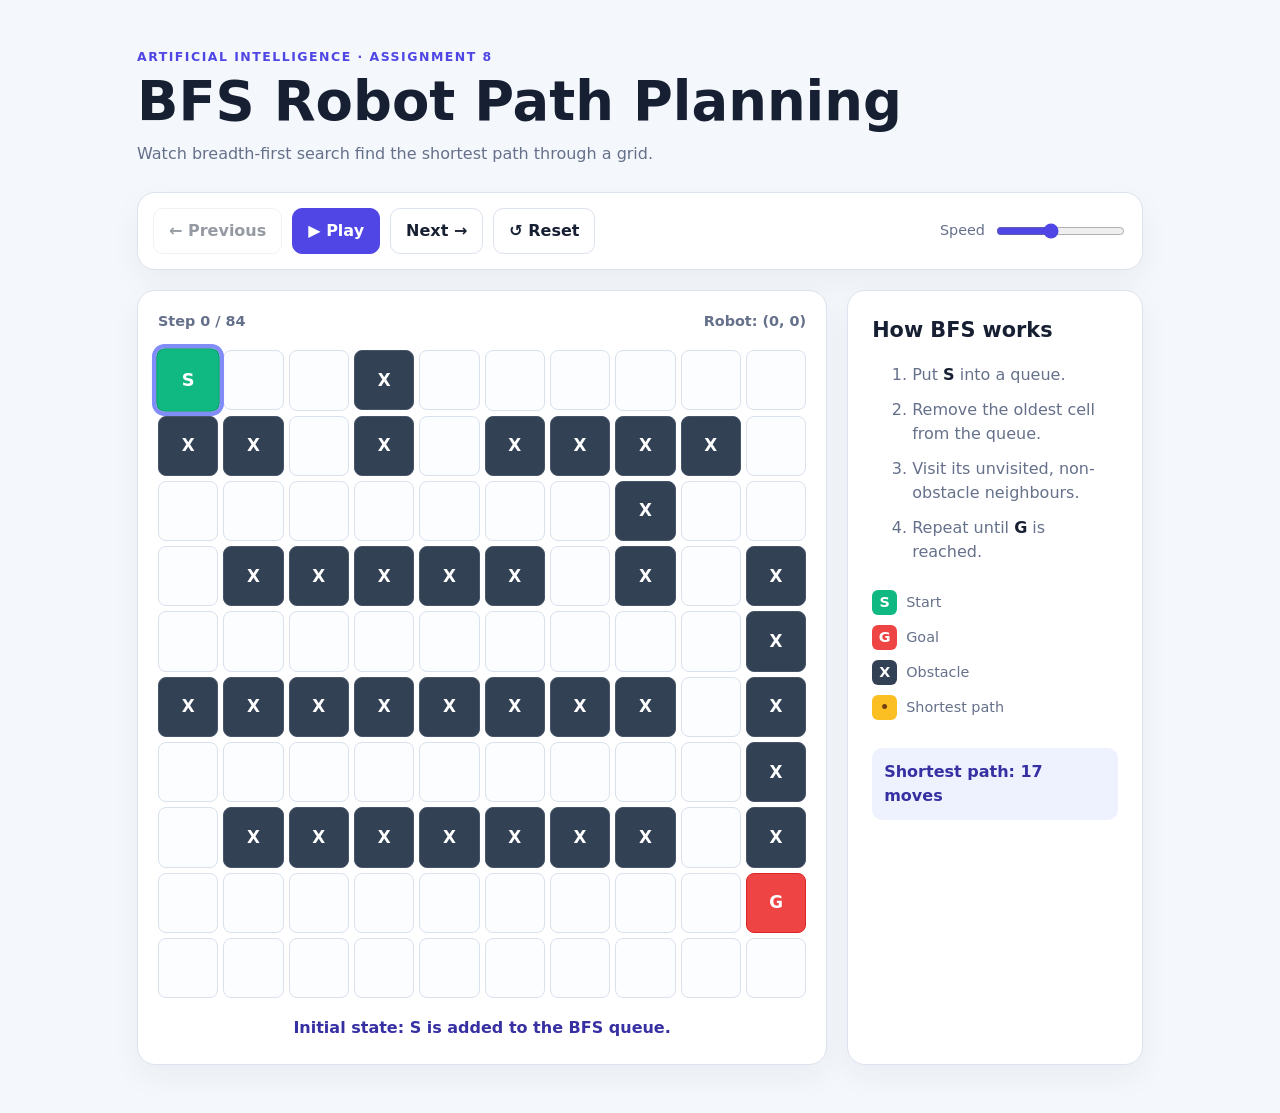
<file: assignment-8/index.html>
<!DOCTYPE html>
<html lang="en">
<head>
  <meta charset="UTF-8">
  <meta name="viewport" content="width=device-width, initial-scale=1.0">
  <title>BFS Robot Path Planning</title>
  <link rel="stylesheet" href="styles.css">
</head>
<body>
  <main class="app">
    <header>
      <p class="eyebrow">Artificial Intelligence · Assignment 8</p>
      <h1>BFS Robot Path Planning</h1>
      <p class="subtitle">Watch breadth-first search find the shortest path through a grid.</p>
    </header>

    <section class="panel controls" aria-label="Simulation controls">
      <button id="previous" type="button">← Previous</button>
      <button id="play" class="primary" type="button">▶ Play</button>
      <button id="next" type="button">Next →</button>
      <button id="reset" type="button">↺ Reset</button>
      <label class="speed-control">Speed
        <input id="speed" type="range" min="200" max="1400" step="100" value="700">
      </label>
    </section>

    <section class="layout">
      <div class="panel board-panel">
        <div class="status-row">
          <span id="step-label">Step 0 / 0</span>
          <span id="position-label">Robot: —</span>
        </div>
        <div id="grid" class="grid" role="grid" aria-label="Robot planning grid"></div>
        <p id="message" class="message"></p>
      </div>

      <aside class="panel explanation">
        <h2>How BFS works</h2>
        <ol>
          <li>Put <strong>S</strong> into a queue.</li>
          <li>Remove the oldest cell from the queue.</li>
          <li>Visit its unvisited, non-obstacle neighbours.</li>
          <li>Repeat until <strong>G</strong> is reached.</li>
        </ol>
        <div class="legend">
          <span><i class="legend-cell start">S</i> Start</span>
          <span><i class="legend-cell goal">G</i> Goal</span>
          <span><i class="legend-cell obstacle">X</i> Obstacle</span>
          <span><i class="legend-cell path">•</i> Shortest path</span>
        </div>
        <p id="result" class="result"></p>
      </aside>
    </section>
  </main>
  <script src="script.js"></script>
</body>
</html>
</file>
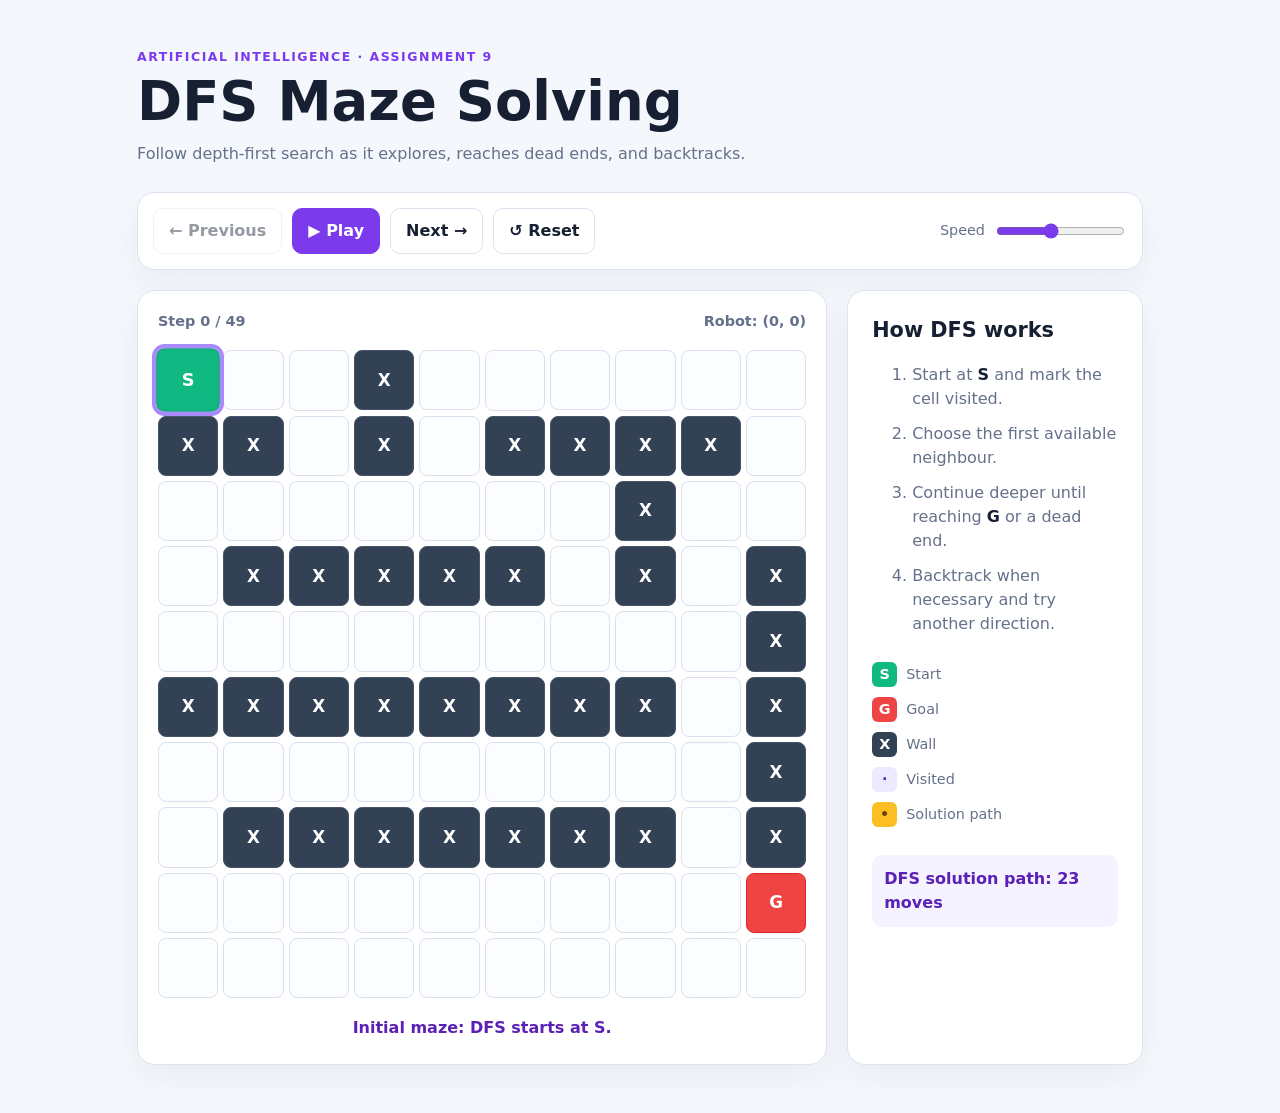
<file: assignment-9/index.html>
<!DOCTYPE html>
<html lang="en">
<head>
  <meta charset="UTF-8">
  <meta name="viewport" content="width=device-width, initial-scale=1.0">
  <title>DFS Maze Solving</title>
  <link rel="stylesheet" href="styles.css">
</head>
<body>
  <main class="app">
    <header>
      <p class="eyebrow">Artificial Intelligence · Assignment 9</p>
      <h1>DFS Maze Solving</h1>
      <p class="subtitle">Follow depth-first search as it explores, reaches dead ends, and backtracks.</p>
    </header>
    <section class="panel controls" aria-label="Simulation controls">
      <button id="previous" type="button">← Previous</button>
      <button id="play" class="primary" type="button">▶ Play</button>
      <button id="next" type="button">Next →</button>
      <button id="reset" type="button">↺ Reset</button>
      <label class="speed-control">Speed
        <input id="speed" type="range" min="200" max="1400" step="100" value="700">
      </label>
    </section>
    <section class="layout">
      <div class="panel board-panel">
        <div class="status-row">
          <span id="step-label">Step 0 / 0</span>
          <span id="position-label">Robot: —</span>
        </div>
        <div id="grid" class="grid" role="grid" aria-label="DFS maze"></div>
        <p id="message" class="message"></p>
      </div>
      <aside class="panel explanation">
        <h2>How DFS works</h2>
        <ol>
          <li>Start at <strong>S</strong> and mark the cell visited.</li>
          <li>Choose the first available neighbour.</li>
          <li>Continue deeper until reaching <strong>G</strong> or a dead end.</li>
          <li>Backtrack when necessary and try another direction.</li>
        </ol>
        <div class="legend">
          <span><i class="legend-cell start">S</i> Start</span>
          <span><i class="legend-cell goal">G</i> Goal</span>
          <span><i class="legend-cell obstacle">X</i> Wall</span>
          <span><i class="legend-cell visited">·</i> Visited</span>
          <span><i class="legend-cell path">•</i> Solution path</span>
        </div>
        <p id="result" class="result"></p>
      </aside>
    </section>
  </main>
  <script src="script.js"></script>
</body>
</html>
</file>
<file: assignment-8/styles.css>
:root {
  --ink: #172033;
  --muted: #65708a;
  --line: #dce2ee;
  --surface: #ffffff;
  --background: #f4f7fb;
  --accent: #4f46e5;
  --accent-dark: #3730a3;
  --visited: #dbeafe;
  --path: #fbbf24;
}

* { box-sizing: border-box; }

body {
  margin: 0;
  min-height: 100vh;
  color: var(--ink);
  background: var(--background);
  font: 16px/1.5 Inter, ui-sans-serif, system-ui, -apple-system, sans-serif;
}

.app { max-width: 1050px; margin: 0 auto; padding: 48px 22px; }
header { margin-bottom: 26px; }
.eyebrow { margin: 0 0 5px; color: var(--accent); font-size: .78rem; font-weight: 800; letter-spacing: .12em; text-transform: uppercase; }
h1 { margin: 0; font-size: clamp(2rem, 5vw, 3.4rem); line-height: 1.1; }
.subtitle { color: var(--muted); margin: 10px 0 0; }
.panel { background: var(--surface); border: 1px solid var(--line); border-radius: 18px; box-shadow: 0 12px 30px #2538580d; }
.controls { display: flex; flex-wrap: wrap; gap: 10px; align-items: center; padding: 15px; margin-bottom: 20px; }
button { border: 1px solid var(--line); border-radius: 10px; background: #fff; color: var(--ink); cursor: pointer; font: inherit; font-weight: 700; padding: 10px 15px; }
button:hover:not(:disabled) { border-color: var(--accent); color: var(--accent-dark); }
button:disabled { cursor: not-allowed; opacity: .45; }
button.primary { border-color: var(--accent); background: var(--accent); color: #fff; }
.speed-control { display: flex; align-items: center; gap: 9px; margin-left: auto; color: var(--muted); font-size: .9rem; }
.speed-control input { accent-color: var(--accent); }
.layout { display: grid; grid-template-columns: minmax(0, 1.4fr) minmax(260px, .6fr); gap: 20px; }
.board-panel { padding: 20px; }
.status-row { display: flex; justify-content: space-between; gap: 10px; margin-bottom: 18px; color: var(--muted); font-size: .9rem; font-weight: 700; }
.grid { display: grid; grid-template-columns: repeat(10, minmax(25px, 1fr)); gap: 5px; max-width: 700px; margin: 0 auto; }
.cell { aspect-ratio: 1; display: grid; place-items: center; border: 1px solid #d9e1ee; border-radius: 8px; background: #fbfdff; color: #60708e; font-size: clamp(.75rem, 2vw, 1.05rem); font-weight: 800; transition: background .25s, transform .25s; }
.cell.visited { background: var(--visited); }
.cell.obstacle { border-color: #475569; background: #334155; color: #fff; }
.cell.start { border-color: #059669; background: #10b981; color: #fff; }
.cell.goal { border-color: #dc2626; background: #ef4444; color: #fff; }
.cell.robot { outline: 4px solid #818cf8; transform: scale(1.06); }
.cell.path { background: var(--path); border-color: #d97706; color: #713f12; }
.message { min-height: 28px; margin: 18px 0 0; color: var(--accent-dark); font-weight: 700; text-align: center; }
.explanation { padding: 24px; }
h2 { margin-top: 0; font-size: 1.3rem; }
li { margin: 11px 0; color: var(--muted); }
li strong { color: var(--ink); }
.legend { display: grid; gap: 10px; margin-top: 26px; color: var(--muted); font-size: .9rem; }
.legend span { display: flex; align-items: center; gap: 9px; }
.legend-cell { display: grid; place-items: center; width: 25px; height: 25px; border-radius: 6px; font-style: normal; font-weight: 800; }
.legend-cell.start { background: #10b981; color: #fff; }
.legend-cell.goal { background: #ef4444; color: #fff; }
.legend-cell.obstacle { background: #334155; color: #fff; }
.legend-cell.path { background: var(--path); color: #713f12; }
.result { margin-top: 28px; padding: 12px; border-radius: 10px; background: #eef2ff; color: var(--accent-dark); font-weight: 700; }
@media (max-width: 720px) {
  .layout { grid-template-columns: 1fr; }
  .speed-control { margin-left: 0; width: 100%; }
}
</file>
<file: assignment-9/styles.css>
:root {
  --ink: #172033; --muted: #65708a; --line: #dce2ee; --surface: #fff;
  --background: #f4f7fb; --accent: #7c3aed; --accent-dark: #5b21b6;
}
* { box-sizing: border-box; }
body { margin: 0; min-height: 100vh; color: var(--ink); background: var(--background); font: 16px/1.5 Inter, ui-sans-serif, system-ui, sans-serif; }
.app { max-width: 1050px; margin: 0 auto; padding: 48px 22px; }
header { margin-bottom: 26px; }
.eyebrow { margin: 0 0 5px; color: var(--accent); font-size: .78rem; font-weight: 800; letter-spacing: .12em; text-transform: uppercase; }
h1 { margin: 0; font-size: clamp(2rem, 5vw, 3.4rem); line-height: 1.1; }
.subtitle { color: var(--muted); margin: 10px 0 0; }
.panel { background: var(--surface); border: 1px solid var(--line); border-radius: 18px; box-shadow: 0 12px 30px #2538580d; }
.controls { display: flex; flex-wrap: wrap; gap: 10px; align-items: center; padding: 15px; margin-bottom: 20px; }
button { border: 1px solid var(--line); border-radius: 10px; background: #fff; color: var(--ink); cursor: pointer; font: inherit; font-weight: 700; padding: 10px 15px; }
button:hover:not(:disabled) { border-color: var(--accent); color: var(--accent-dark); }
button:disabled { cursor: not-allowed; opacity: .45; }
button.primary { border-color: var(--accent); background: var(--accent); color: #fff; }
.speed-control { display: flex; align-items: center; gap: 9px; margin-left: auto; color: var(--muted); font-size: .9rem; }
.speed-control input { accent-color: var(--accent); }
.layout { display: grid; grid-template-columns: minmax(0, 1.4fr) minmax(260px, .6fr); gap: 20px; }
.board-panel { padding: 20px; }
.status-row { display: flex; justify-content: space-between; gap: 10px; margin-bottom: 18px; color: var(--muted); font-size: .9rem; font-weight: 700; }
.grid { display: grid; grid-template-columns: repeat(10, minmax(25px, 1fr)); gap: 5px; max-width: 700px; margin: 0 auto; }
.cell { aspect-ratio: 1; display: grid; place-items: center; border: 1px solid #d9e1ee; border-radius: 8px; background: #fbfdff; color: #60708e; font-size: clamp(.75rem, 2vw, 1.05rem); font-weight: 800; transition: background .25s, transform .25s; }
.cell.visited { background: #ede9fe; border-color: #c4b5fd; }
.cell.obstacle { border-color: #475569; background: #334155; color: #fff; }
.cell.start { border-color: #059669; background: #10b981; color: #fff; }
.cell.goal { border-color: #dc2626; background: #ef4444; color: #fff; }
.cell.robot { outline: 4px solid #a78bfa; transform: scale(1.06); }
.cell.path { background: #fbbf24; border-color: #d97706; color: #713f12; }
.message { min-height: 28px; margin: 18px 0 0; color: var(--accent-dark); font-weight: 700; text-align: center; }
.explanation { padding: 24px; }
h2 { margin-top: 0; font-size: 1.3rem; }
li { margin: 11px 0; color: var(--muted); }
li strong { color: var(--ink); }
.legend { display: grid; gap: 10px; margin-top: 26px; color: var(--muted); font-size: .9rem; }
.legend span { display: flex; align-items: center; gap: 9px; }
.legend-cell { display: grid; place-items: center; width: 25px; height: 25px; border-radius: 6px; font-style: normal; font-weight: 800; }
.legend-cell.start { background: #10b981; color: #fff; }
.legend-cell.goal { background: #ef4444; color: #fff; }
.legend-cell.obstacle { background: #334155; color: #fff; }
.legend-cell.visited { background: #ede9fe; color: #5b21b6; }
.legend-cell.path { background: #fbbf24; color: #713f12; }
.result { margin-top: 28px; padding: 12px; border-radius: 10px; background: #f5f3ff; color: var(--accent-dark); font-weight: 700; }
@media (max-width: 720px) { .layout { grid-template-columns: 1fr; } .speed-control { margin-left: 0; width: 100%; } }
</file>
